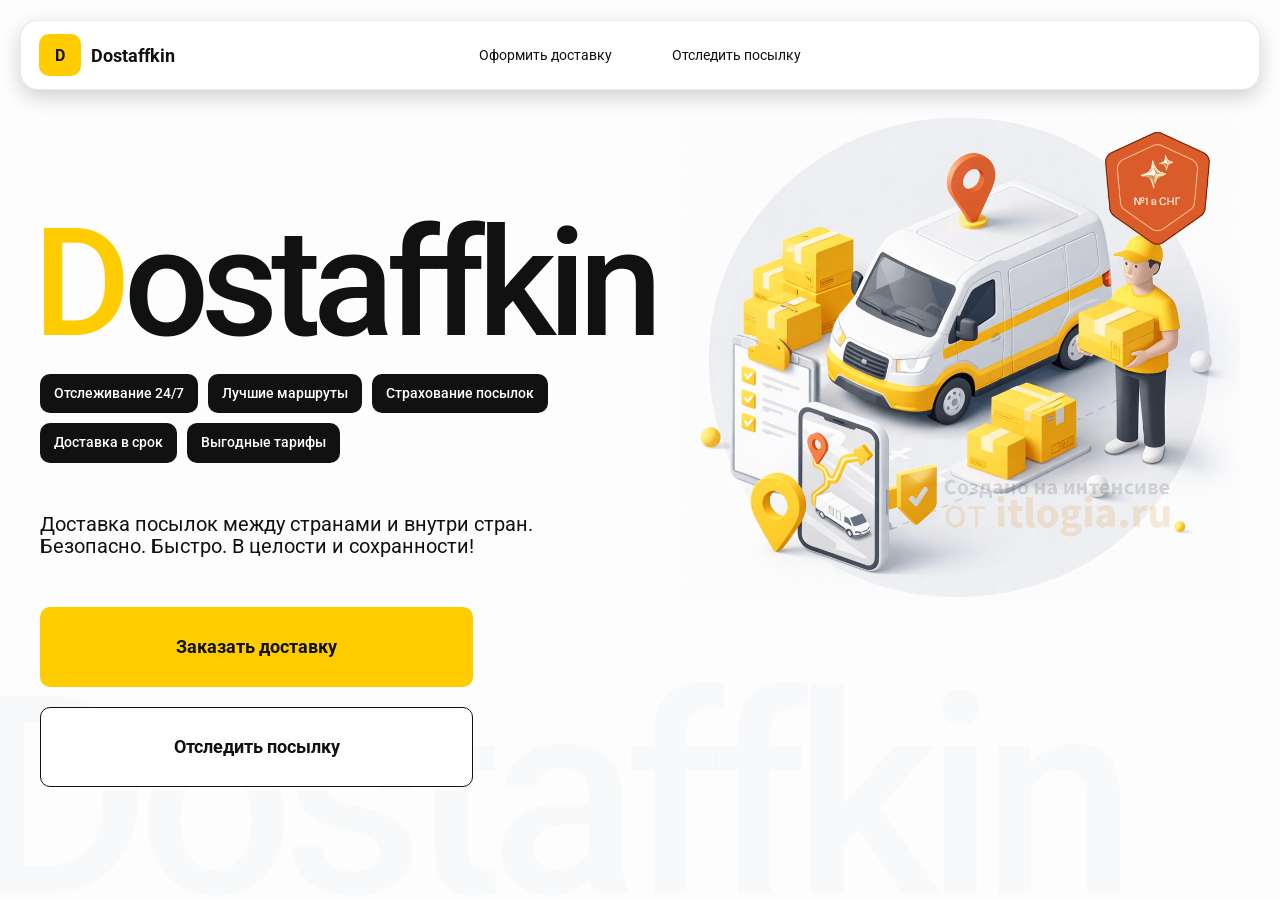
<file: index.html>
<!doctype html>
<html lang="ru">

<head>
    <meta charset="utf-8" />
    <meta name="viewport" content="width=device-width,initial-scale=1,maximum-scale=1,user-scalable=0" />
    <title>Dostaffkin — Доставка посылок между странами и внутри стран. Безопасно. Быстро. В целости и сохранности!
    </title>

    <link href="styles/base.css" rel="stylesheet" />
    <link href="styles/base_adaptive.css" rel="stylesheet" />
    <link href="styles/index.css" rel="stylesheet" />
    <link href="styles/index_adaptive.css" rel="stylesheet" />
</head>

<body>
    <div class="container">
        <header class="header">
            <a class="header-brand" href="#">
                <div class="header-logo">D</div>
                <div class="header-title">Dostaffkin</div>
            </a>
            <nav class="header-menu">
                <a class="header-link" href="./order.html">Оформить <span>доставку</span></a>
                <a class="header-link" href="./track.html">Отследить <span>посылку</span></a>
            </nav>
        </header>
        <main class="main">
            <section class="main-info">
                <div class="main-title">
                    <span>D</span>ostaffkin
                </div>
                <div class="main-features">
                    <div class="main-feature">Отслеживание 24/7</div>
                    <div class="main-feature">Лучшие маршруты</div>
                    <div class="main-feature">Страхование посылок</div>
                    <div class="main-feature">Доставка в срок</div>
                    <div class="main-feature">Выгодные тарифы</div>
                </div>
                <div class="main-description">
                    Доставка посылок между странами и внутри стран.
                    Безопасно. Быстро. В целости и сохранности!
                </div>
                <div class="main-actions">
                    <a class="button" type="button" href="./order.html">Заказать доставку</a>
                    <a class="button button-white" type="button" href="./track.html">Отследить посылку</a>
                </div>
                <div class="main-title-ghost">Dostaffkin</div>
            </section>
            <section class="main-image">
                <img src="images/main-image.png" alt="Main image" />
            </section>
        </main>

    </div>


</body>

</html>
</file>
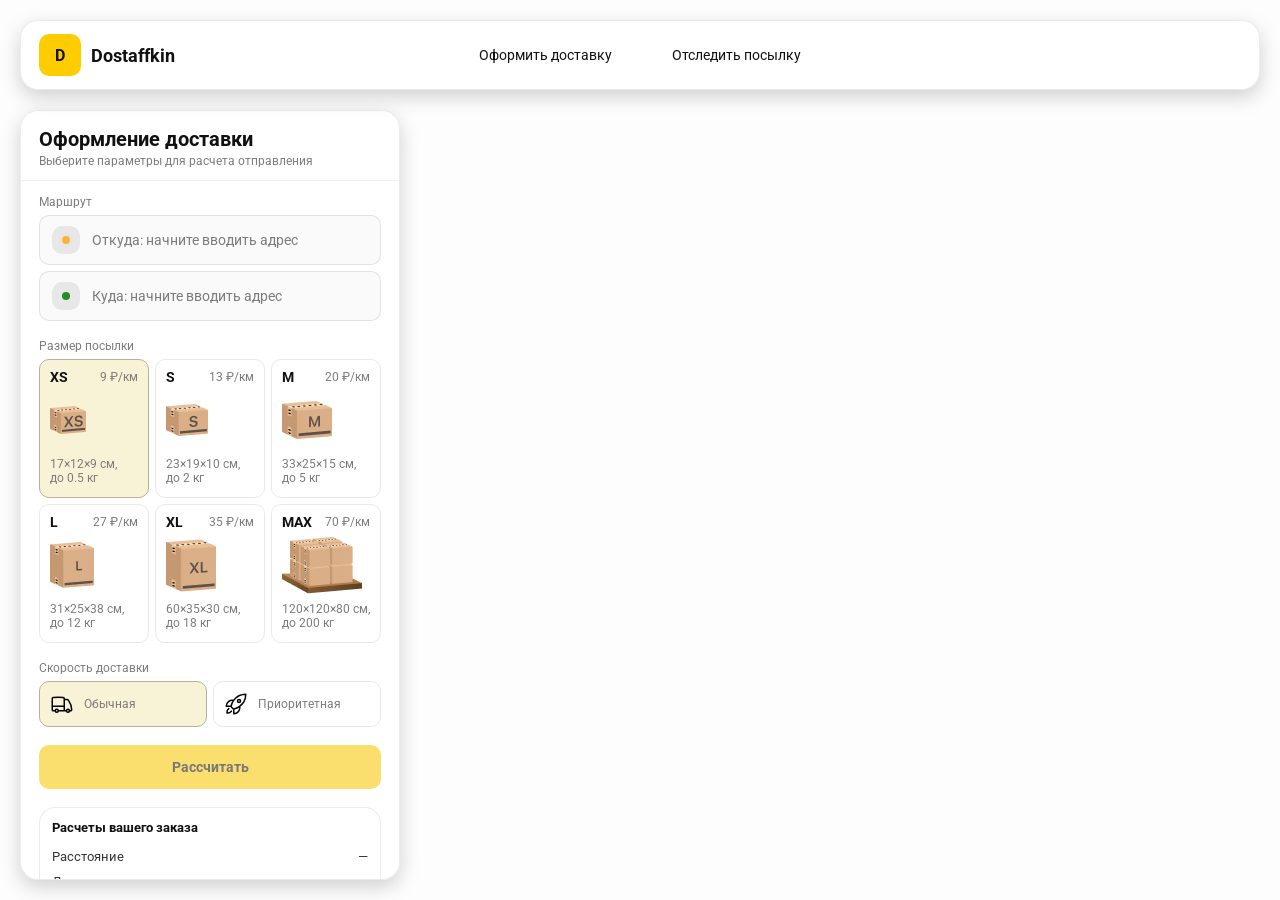
<file: order.html>
<!doctype html>
<html lang="ru">

<head>
    <meta charset="utf-8" />
    <meta name="viewport" content="width=device-width,initial-scale=1,maximum-scale=1,user-scalable=0" />
    <title>Оформление доставки</title>

    <link rel="stylesheet" href="styles/base.css" />
    <link rel="stylesheet" href="styles/base_adaptive.css" />

    <link rel="stylesheet" href="styles/order.css" />
    <link rel="stylesheet" href="styles/order_adaptive.css" />

    <script src="https://testologia.ru/ymc_min.js" data-apikey="efa4dbc9-08b5-40ce-93dc-f522ca62392f" data-suggest-apikey="c66df8da-2418-44b8-b8c1-385b86c3ab09"></script>
</head>

<body>
    <div id="map"></div>
    <header class="header">
        <a class="header-brand" href="./index.html">
            <div class="header-logo">D</div>
            <div class="header-title">Dostaffkin</div>
        </a>
        <nav class="header-menu">
            <a class="header-link" href="#">Оформить <span>доставку</span></a>
            <a class="header-link" href="./track.html">Отследить <span>посылку</span></a>
        </nav>
    </header>
    <aside class="main" id="sidebar">
        <div class="main-header">
            <div class="main-title">Оформление доставки</div>
            <div class="main-text">Выберите параметры для расчета отправления</div>
        </div>
        <div class="main-content">
            <div class="main-route">
                <div class="main-block-title">Маршрут</div>
                <div class="main-fields">
                    <div class="main-field" id="fromField">
                        <div class="main-pin"></div>
                        <input id="from" placeholder="Откуда: начните вводить адрес" autocomplete="off" />
                        <div class="main-ac" id="fromAc" role="listbox" aria-label="Подсказки адресов"></div>
                    </div>

                    <div class="main-field" id="toField">
                        <div class="main-pin"></div>
                        <input id="to" placeholder="Куда: начните вводить адрес" autocomplete="off" />
                        <div class="main-ac" id="toAc" role="listbox" aria-label="Подсказки адресов"></div>
                    </div>
                </div>
            </div>
            <div class="main-package">
                <div class="main-block-title">Размер посылки</div>

                <div class="main-sizes">
                    <div class="main-size-card is-active" data-value="xs">
                        <div class="main-size-top">
                            <div class="main-size-label">XS</div>
                            <div class="main-size-rate">9 ₽/км</div>
                        </div>
                        <div class="main-size-media">
                            <img src="images/sizes/xs.png" alt="Короб XS" />
                        </div>
                        <div class="main-size-description">17×12×9 см,<br>до 0.5 кг</div>
                    </div>

                    <div class="main-size-card" data-value="s">
                        <div class="main-size-top">
                            <div class="main-size-label">S</div>
                            <div class="main-size-rate">13 ₽/км</div>
                        </div>
                        <div class="main-size-media">
                            <img src="images/sizes/s.png" alt="Короб S" />
                        </div>
                        <div class="main-size-description">23×19×10 см,<br>до 2 кг</div>
                    </div>

                    <div class="main-size-card" data-value="m">
                        <div class="main-size-top">
                            <div class="main-size-label">M</div>
                            <div class="main-size-rate">20 ₽/км</div>
                        </div>
                        <div class="main-size-media">
                            <img src="images/sizes/m.png" alt="Короб M" />
                        </div>
                        <div class="main-size-description">33×25×15 см,<br>до 5 кг</div>
                    </div>

                    <div class="main-size-card" data-value="l">
                        <div class="main-size-top">
                            <div class="main-size-label">L</div>
                            <div class="main-size-rate">27 ₽/км</div>
                        </div>
                        <div class="main-size-media">
                            <img src="images/sizes/l.png" alt="Короб L" />
                        </div>
                        <div class="main-size-description">31×25×38 см,<br>до 12 кг</div>
                    </div>

                    <div class="main-size-card" data-value="xl">
                        <div class="main-size-top">
                            <div class="main-size-label">XL</div>
                            <div class="main-size-rate">35 ₽/км</div>
                        </div>
                        <div class="main-size-media">
                            <img src="images/sizes/xl.png" alt="Короб XL" />
                        </div>
                        <div class="main-size-description">60×35×30 см,<br>до 18 кг</div>
                    </div>

                    <div class="main-size-card" data-value="max">
                        <div class="main-size-top">
                            <div class="main-size-label">MAX</div>
                            <div class="main-size-rate">70 ₽/км</div>
                        </div>
                        <div class="main-size-media main-size-media-palleta">
                            <img src="images/sizes/max.png" alt="Паллета" />
                        </div>
                        <div class="main-size-description">120×120×80 см,<br>до 200 кг</div>
                    </div>
                </div>
            </div>
            <div class="main-speed">
                <div class="main-block-title">Скорость доставки</div>

                <div class="main-speeds">
                    <div class="main-speed-card is-active" data-value="regular">
                        <img class="main-speed-media" src="images/icons/regular.svg" alt="Regular" />
                        <div class="main-speed-description">Обычная</div>
                    </div>
                    <div class="main-speed-card" data-value="fast">
                        <img class="main-speed-media" src="images/icons/fast.svg" alt="Fast" />
                        <div class="main-speed-description">Приоритетная</div>
                    </div>

                </div>
            </div>
            <div class="main-calculate-block">
                <button id="calc" class="button calculate-button" type="button" disabled>Рассчитать</button>
            </div>
            <div class="main-result" id="result">
                <div class="main-result-title">Расчеты вашего заказа</div>
                <div class="main-result-lines">
                    <div class="main-result-line"><span>Расстояние</span><span id="distanceValue">—</span></div>
                    <div class="main-result-line"><span>Доставим через</span><span id="durationValue">—</span></div>
                    <div class="main-result-line"><span>Тариф</span><span id="rateValue">—</span></div>
                </div>
                <div class="main-price">
                    <div class="main-price-label">Итого</div>
                    <div class="main-price-value" id="totalValue">—</div>
                </div>
            </div>
            <div class="main-order-box">
                <div class="main-order-form" id="orderForm">
                    <div class="main-order-title">Оформление доставки</div>
                    <div class="main-block-info-row">
                        <div class="main-block-title">Контакты</div>
                        <div class="order-fields">
                            <div class="main-field">
                                <input id="customerName" placeholder="Ваше имя" autocomplete="off" />
                            </div>
                            <div class="main-field">
                                <input id="customerPhone" placeholder="Ваш телефон" autocomplete="off"
                                    inputmode="tel" />
                            </div>
                        </div>
                    </div>
                    <div class="main-block-info-row extra-info">
                        <div class="main-block-title">Дополнительная информация</div>
                        <div class="main-field textarea">
                            <textarea id="comment" placeholder="Детали доставки и комментарии"></textarea>
                        </div>
                    </div>
                    <button id="submit" class="button main-submit-request" type="button" disabled>Отправить
                        заявку
                    </button>
                </div>

                <div class="main-order-success" id="orderSuccess">
                    <div class="main-success-icon">✓</div>
                    <div class="main-success-title">Заявка отправлена!</div>
                    <div class="main-success-title">Номер отправления – <span id="orderId"></span></div>
                    <div class="main-success-subtitle">Мы скоро свяжемся с вами</div>
                </div>
            </div>
        </div>

    </aside>

    <script src="scripts/order.js"></script>
</body>

</html>
</file>
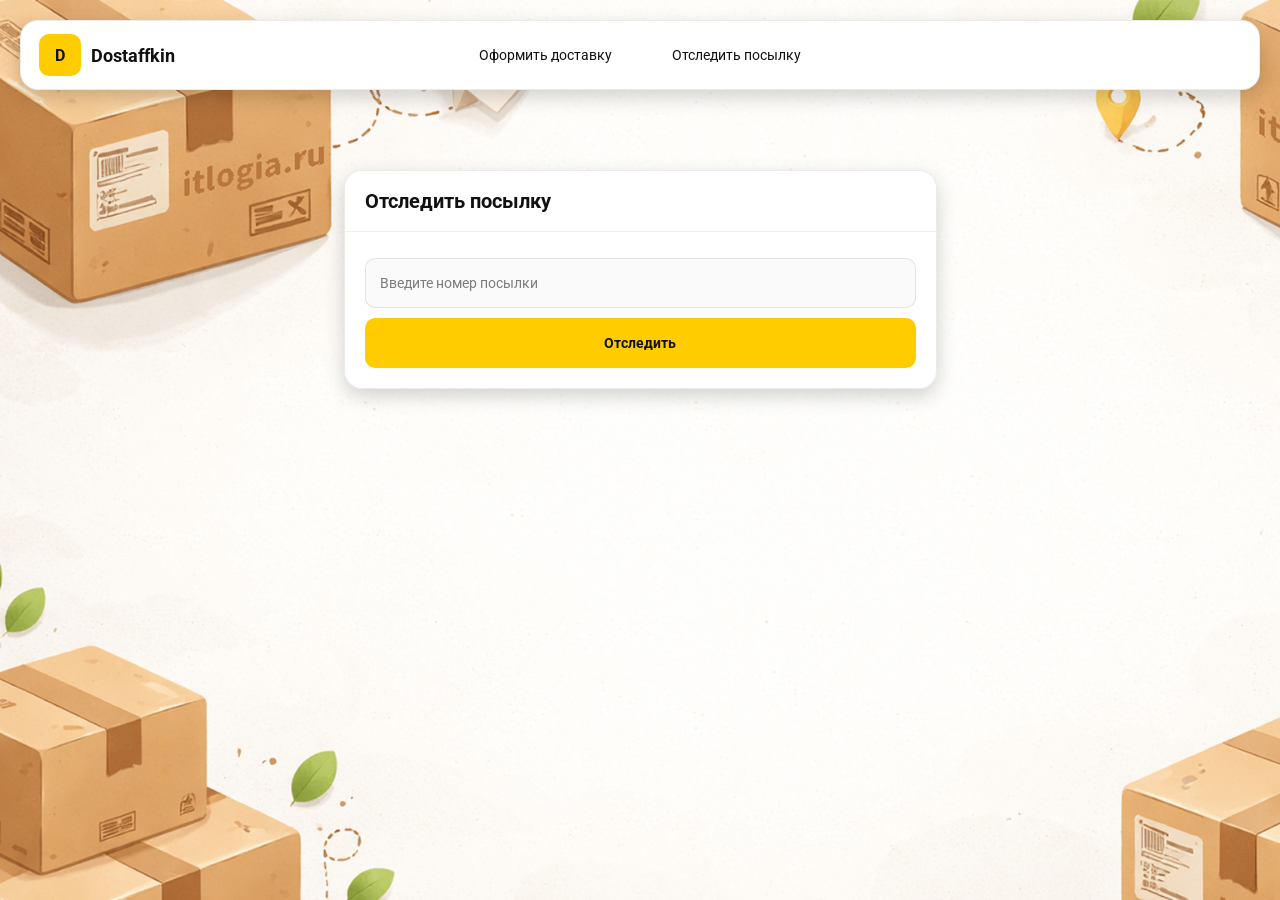
<file: track.html>
<!doctype html>
<html lang="ru">

<head>
    <meta charset="utf-8" />
    <meta name="viewport" content="width=device-width,initial-scale=1,maximum-scale=1,user-scalable=0" />
    <title>Отследить посылку</title>
    <link rel="stylesheet" href="styles/base.css" />
    <link rel="stylesheet" href="styles/base_adaptive.css" />

    <link rel="stylesheet" href="styles/track.css" />
    <link rel="stylesheet" href="styles/track_adaptive.css" />
</head>

<body>
    <div class="container">
        <header class="header">
            <a class="header-brand" href="./index.html">
                <div class="header-logo">D</div>
                <div class="header-title">Dostaffkin</div>
            </a>
            <nav class="header-menu">
                <a class="header-link" href="./order.html">Оформить <span>доставку</span></a>
                <a class="header-link" href="#">Отследить <span>посылку</span></a>
            </nav>
        </header>
        <main class="track-content">
            <section class="track-card track-search">
                <div class="track-title">Отследить посылку</div>
                <div class="track-action">
                    <div class="main-field track-field">
                        <input id="trackNumber" placeholder="Введите номер посылки" autocomplete="off" />
                    </div>
                    <button id="trackButton" class="button track-button" type="button">Отследить</button>
                </div>
            </section>
            <section class="track-card track-result" id="trackResult">
                <div class="track-result-header">
                    <div class="track-id" id="trackIdValue"></div>
                    <div class="track-routes">
                        <div class="track-route">
                            <div class="track-route-pin">
                                <svg xmlns="http://www.w3.org/2000/svg" fill="none" viewBox="0 0 24 24"
                                    stroke-width="1.5" stroke="orange" class="size-6">
                                    <path stroke-linecap="round" stroke-linejoin="round"
                                        d="M15 10.5a3 3 0 1 1-6 0 3 3 0 0 1 6 0Z" />
                                    <path stroke-linecap="round" stroke-linejoin="round"
                                        d="M19.5 10.5c0 7.142-7.5 11.25-7.5 11.25S4.5 17.642 4.5 10.5a7.5 7.5 0 1 1 15 0Z" />
                                </svg>
                            </div>
                            <div class="track-route-address" id="trackFromValue">
                                Откуда: Москва, улица Арбат, 1
                            </div>
                        </div>
                        <div class="track-route track-route-arrow">
                            <svg xmlns="http://www.w3.org/2000/svg" fill="none" viewBox="0 0 24 24" stroke-width="1.5"
                                stroke="currentColor" class="size-6">
                                <path stroke-linecap="round" stroke-linejoin="round"
                                    d="M19.5 13.5 12 21m0 0-7.5-7.5M12 21V3" />
                            </svg>
                        </div>
                        <div class="track-route">
                            <div class="track-route-pin">
                                <svg xmlns="http://www.w3.org/2000/svg" fill="none" viewBox="0 0 24 24"
                                    stroke-width="1.5" stroke="green" class="size-6">
                                    <path stroke-linecap="round" stroke-linejoin="round"
                                        d="M15 10.5a3 3 0 1 1-6 0 3 3 0 0 1 6 0Z" />
                                    <path stroke-linecap="round" stroke-linejoin="round"
                                        d="M19.5 10.5c0 7.142-7.5 11.25-7.5 11.25S4.5 17.642 4.5 10.5a7.5 7.5 0 1 1 15 0Z" />
                                </svg>
                            </div>
                            <div class="track-route-address" id="trackToValue">
                                Куда: Минск, проспект Независимости, 58
                            </div>
                        </div>
                    </div>
                </div>
                <div class="track-info">
                    <div class="track-status-title">Статус данной посылки:</div>
                    <div class="track-status-list" id="trackStatusList">
                    </div>
                </div>
            </section>
        </main>

    </div>

    <script src="scripts/track.js"></script>
</body>

</html>
</file>
<file: styles/base.css>
*, *::before, *::after {
    box-sizing: border-box;
}

@font-face {
    font-family: "Roboto";
    src: url("../fonts/Roboto-Regular.ttf");
    font-weight: normal;
}

@font-face {
    font-family: "Roboto";
    src: url("../fonts/Roboto-Bold.ttf");
    font-weight: bold;
}

@font-face {
    font-family: "Roboto";
    src: url("../fonts/Roboto-Medium.ttf");
    font-weight: 500;
}

html, body {
    margin: 0;
    color: #111111;
    font-family: "Roboto", sans-serif;
}

body {
    background: #FDFDFD;
}

.header {
    border-radius: 18px;
    box-shadow: 0 7px 20px 0 #0000002E;
    backdrop-filter: blur(10px);
    background: #ffffff;
    left: 20px;
    border: 1px solid rgba(0, 0, 0, 0.08);
    position: fixed;
    right: 20px;
    top: 20px;
    padding: 14px 18px;
    height: 70px;
    display: flex;
    align-items: center;
    z-index: 6;
}

.header-brand {
    display: flex;
    align-items: center;
    text-decoration: none;
    gap: 10px;
}

.header-logo {
    width: 42px;
    height: 42px;
    border-radius: 10px;
    background: #FFCC00;
    display: grid;
    place-items: center;
    font-weight: bold;
    color: #111;
}

.header-title {
    font-size: 18px;
    font-weight: bold;
    color: #111111;
    text-decoration: none;
}

.header-menu {
    display: flex;
    align-items: center;
    gap: 60px;
    margin: 0;
    position: absolute;
    left: 50%;
    transform: translateX(-50%);
}

.header-link {
    font-size: 14px;
    color: #111111;
    text-decoration: none;
}

.button {
    border: 0;
    outline: none;
    height: 44px;
    border-radius: 10px;
    font-size: 14px;
    font-weight: bold;
    cursor: pointer;
    font-family: inherit;
    transition: transform .08s ease, opacity .12s ease;
    background: #FFCC00;
    color: #111111;
    text-align: center;
    text-decoration: none;
}

.button:hover {
    background-color: #E5BC19;
}

.button:disabled {
    cursor: not-allowed;
    background-color: #FADE6E;
    color: #787878;
    transform: none;
}

.button.button-white {
    background: #ffffff;
    border: 1px solid #111111;
}

.button.button-white:hover {
    background: rgb(241 241 241);
}

.main-field {
    display: flex;
    align-items: center;
    margin-top: 6px;
    gap: 10px;
    border: 1px solid #1111111A;
    background: #FAFAFA;
    border-radius: 10px;
    padding: 10px 12px;
    position: relative;
    box-sizing: border-box;
    height: 50px;
}

.main-field.textarea {
    height: auto;
}

.main-pin {
    width: 28px;
    height: 28px;
    border-radius: 10px;
    background: rgba(17, 17, 17, 0.08);
    display: grid;
    place-items: center;
    flex: 0 0 auto;
    position: relative;
}

.main-pin::before {
    content: "";
    width: 8px;
    height: 8px;
    border-radius: 999px;
    background: orange;
    opacity: .75;
    display: block;
}

.main-field:last-child .main-pin::before {
    background: green;
    opacity: .85;
}

input, textarea {
    width: 100%;
    border: 0;
    outline: none;
    background: transparent;
    font-size: 14px;
    color: #111111;
    font-family: inherit;
}

textarea {
    resize: vertical;
    min-height: 72px;
    padding: 2px 0;
}

input::placeholder, textarea::placeholder {
    color: #7C7C7C;
}

.main-field:focus-within {
    border-color: rgba(0, 0, 0, 0.20);
    box-shadow: 0 0 0 4px rgba(255, 204, 0, 0.35);
    background: rgba(255, 255, 255, 0.75);
}
</file>
<file: styles/base_adaptive.css>
@media (max-width: 767px) {
    .header {
        left: 10px;
        right: 10px;
        top: 10px;
    }

    .header-link span {
        display: none;
    }

    .header-menu {
        gap: 20px;
        justify-content: flex-start;
        margin: 0 0 0 30px;
        position: static;
        transform: none;
    }
}

@media (max-width: 420px) {
    .header-title {
        display: none;
    }
}

@media (max-width: 374px) {
    .header-menu {
        gap: 10px;
        margin: 0 0 0 10px;
    }
}
</file>
<file: styles/index.css>
.container {
    overflow: hidden;
    min-height: 100vh;
}

.main {
    padding: 111px 40px 40px;
    position: relative;
    display: flex;
}

.main-info {
    max-width: 840px;
    width: 100%;
    position: relative;
}

.main-title {
    margin-top: 98px;
    font-weight: 500;
    font-size: 200px;
    line-height: 1;
    letter-spacing: -0.05em;
    color: #111111;
    left: -15px;
    position: relative;
}

.main-title span {
    color: #ffcc00;
}

.main-features {
    margin-top: 15px;
    display: flex;
    flex-wrap: wrap;
    gap: 10px;
}

.main-feature {
    background: #111111;
    color: #ffffff;
    padding: 12px 14px;
    font-weight: 500;
    font-size: 14px;
    line-height: 1.1;
    border-radius: 10px;
}

.main-description {
    margin-top: 50px;
    max-width: 500px;
    font-size: 20px;
    line-height: 1.1;
    color: #111111;
}

.main-actions {
    margin-top: 50px;
    display: flex;
    flex-direction: column;
    gap: 20px;
}

.main-actions .button {
    height: 80px;
    width: 433px;
    font-size: 18px;
    font-weight: bold;
    place-items: center;
    display: grid;
}

.main-title-ghost {
    position: absolute;
    z-index: -1;
    left: -70px;
    bottom: -150px;
    font-weight: 500;
    font-size: 278px;
    line-height: 1;
    letter-spacing: -0.05em;
    color: #ECEDF04D;
}

.main-image {
    width: 1024px;
    top: 100px;
    z-index: -2;
}

.main-image img {
    width: 100%;
    max-width: 1024px;
    height: auto;
    display: block;
}
</file>
<file: styles/index_adaptive.css>
@media (max-width: 1760px) {
    .main-title {
        font-size: 150px;
        left: -7px;
    }

    .main-info {
        max-width: 640px;
    }
}

@media (max-width: 1200px) {
    .main-info {
        max-width: 540px;
    }

    .main {
        padding: 111px 20px 20px;
    }

    .main-title {
        font-size: 120px;
        left: -4px;
    }

    .main-title-ghost {
        font-size: 220px;
    }
}

@media (max-width: 1024px) {
    .main-title {
        margin-top: 30px;
    }

    .main {
        flex-direction: column-reverse;
    }

    .main-image {
        max-width: 350px;
        position: absolute;
        left: 370px;
        top: 370px;
    }

    .main-info {
        max-width: 100%;
    }

    .main-actions {
        gap: 10px;
    }

    .main-actions .button {
        height: 50px;
        font-size: 14px;
        width: auto;
        max-width: 300px;
    }

    .main-description {
        max-width: 350px;
    }
}

@media (max-width: 570px) {
    .main-title {
        font-size: 88px;
    }

    .main-description {
        max-width: 100%
    }

    .main-actions {
       width: 100%;
    }

    .main-actions .button {
        width: 100%;
        max-width: 100%
    }

    .main-image {
        max-width: 650px;
        position: absolute;
        left: 170px;
        top: 70px;
        opacity: 0.2;
    }
}

@media (max-width: 400px) {
    .main-title {
        font-size: 70px;
    }
}
</file>
<file: styles/order.css>
#map {
    position: fixed;
    inset: 0;
}

.main {
    border-radius: 18px;
    box-shadow: 0 7px 20px 0 #0000002E;
    backdrop-filter: blur(10px);
    background: rgba(255, 255, 255, 0.96);
    left: 20px;
    border: 1px solid rgba(0, 0, 0, 0.08);
    position: fixed;
    top: 110px;
    bottom: 20px;
    width: 380px;
    display: flex;
    flex-direction: column;
    overflow: hidden;
    z-index: 5;
}

.main-header {
    padding: 18px 18px 12px 18px;
    border-bottom: 1px solid rgba(0, 0, 0, 0.06);
    display: flex;
    flex-direction: column;
}

.main-title {
    font-size: 20px;
    line-height: 100%;
    font-weight: bold;
}

.main-text {
    font-size: 12px;
    margin-top: 5px;
    color: #7C7C7C;
}

.main-content {
    padding: 14px 18px 18px 18px;
    overflow: auto;
    scrollbar-width: none;
    display: flex;
    flex-direction: column;
    gap: 18px;
    flex: 1;
}

.main-block-title {
    font-size: 12px;
    color: #7C7C7C;
}

.main-route .main-block-title,
.main-package .main-block-title {
    margin-bottom: 6px;
}

.main-sizes {
    display: grid;
    gap: 6px;
    grid-template-columns: repeat(3, 1fr);
}

.main-size-card {
    border: 1px solid #E8E8E7;
    background: #FFFFFF;
    border-radius: 10px;
    padding: 10px;
    cursor: pointer;
    user-select: none;
    transition: transform .08s ease, border-color .12s ease, background .12s ease;
    min-height: 139px;
}

.main-size-card:hover {
    transform: translateY(-1px);
}

.main-size-card.is-active {
    background-color: #F8F2D6;
    border-color: #B7B196;
}

.main-size-top {
    display: flex;
    align-items: center;
    justify-content: space-between;
}

.main-size-label {
    font-weight: bold;
    font-size: 14px;
    color: #111111;
    line-height: 100%;
}

.main-size-rate {
    font-size: 12px;
    color: #7C7C7C;
    line-height: 100%;
}

.main-size-media {
    margin-top: 8px;
    height: 57px;
}

.main-size-description {
    margin-top: 8px;
    font-size: 12px;
    color: #7C7C7C;
    line-height: 1.2;
}

.calculate-button {
    width: 100%;
}

.main-result {
    border: 1px solid rgba(0, 0, 0, 0.08);
    background: rgba(255, 255, 255, 0.75);
    border-radius: 16px;
    padding: 12px;
    line-height: 1.25;
}

.main-result-title {
    font-weight: bold;
    font-size: 13px;
    color: #111111;
    margin-bottom: 13px;
}

.main-result-lines {
    gap: 8px;
    display: flex;
    flex-direction: column;
}

.main-result-line {
    font-size: 13px;
    color: rgba(17, 17, 17, 0.85);
    display: flex;
    justify-content: space-between;
}

.main-price {
    margin-top: 18px;
    padding-top: 10px;
    border-top: 1px dashed rgba(0, 0, 0, 0.12);
    display: flex;
    align-items: baseline;
    justify-content: space-between;
}

.main-price-label {
    font-size: 12px;
    color: rgba(17, 17, 17, 0.55);
}

.main-price-value {
    font-size: 20px;
    font-weight: bold;
    color: #111111;
    letter-spacing: -0.3px;
}

.main-order-box {
    background: #ffffff;
    border: 1px solid #E8E8E7;
    border-radius: 10px;
    padding: 12px;
}

.main-order-title {
    margin-bottom: 8px;
    font-weight: bold;
    font-size: 14px;
    color: #111111;
}

.main-block-info {
    display: flex;
    flex-direction: column;
    gap: 6px;
}

.order-fields {
    display: grid;
    grid-template-columns: 1fr 1fr;
    column-gap: 10px;
    margin-top: 6px;
}

.main-block-info-row.extra-info {
    display: block;
    margin-top: 13px;
}

.main-submit-request {
    width: 100%;
    margin-top: 6px;
}

.main-order-success {
    display: none;
    text-align: center;
    padding: 22px 12px;
    gap: 12px;
}

.main-order-success.is-visible {
    display: flex;
    flex-direction: column;
    align-items: center;
}

.main-success-icon {
    width: 56px;
    height: 56px;
    border-radius: 50%;
    background: #16a34a;
    color: #ffffff;
    display: grid;
    place-items: center;
    font-size: 30px;
}

.main-success-title {
    font-size: 14px;
    font-weight: bold;
    color: #111111;
}

.main-success-subtitle {
    font-size: 12px;
    color: rgba(17, 17, 17, 0.55);
    line-height: 1.3;
}

.main-speed .main-block-title {
    margin-bottom: 6px;
}

.main-speeds {
    display: grid;
    gap: 6px;
    grid-template-columns: repeat(2, 1fr);
}

.main-speed-card {
    border: 1px solid #E8E8E7;
    background: #FFFFFF;
    border-radius: 10px;
    padding: 10px;
    cursor: pointer;
    user-select: none;
    transition: transform .08s ease, border-color .12s ease, background .12s ease;
    display: flex;
    align-items: center;
    gap: 10px;
}

.main-speed-card:hover {
    transform: translateY(-1px);
}

.main-speed-card.is-active {
    background-color: #F8F2D6;
    border-color: #B7B196;
}

.main-speed-description {
    font-size: 12px;
    color: #7C7C7C;
    line-height: 1.2;
}
</file>
<file: styles/order_adaptive.css>
@media (max-width: 767px) {
    .main {
        left: 10px;
        right: 10px;
        top: 50%;
        bottom: 12px;
        width: auto;
        max-width: none;
    }
}

@media (max-width: 420px) {
    .main-sizes {
        grid-template-columns: repeat(2, 1fr);
    }
}
</file>
<file: styles/track.css>
.container {
    background: #F4F4F4 url("../images/track-bg.png");
    background-size: cover;
    min-height: 100vh;
    padding: 170px 0 50px 0;
}

.track-content {
    width: 593px;
    margin: 0 auto;
}

.track-card {
    width: 100%;
    border-radius: 18px;
    box-shadow: 0 7px 20px 0 #0000002E;
    backdrop-filter: blur(10px);
    background: rgba(255, 255, 255, 0.96);
    border: 1px solid rgba(0, 0, 0, 0.08);
}

.track-title {
    font-size: 20px;
    line-height: 100%;
    font-weight: bold;
    border-bottom: 1px solid #EEEEEE;
    padding: 20px;
}

.track-action {
    padding: 20px;
}

.track-button {
    width: 100%;
    height: 50px;
}

.track-field {
    margin-bottom: 10px;
}

.track-result {
    margin-top: 5px;
    display: none;
}

.track-result.is-visible {
    display: block;
}

.track-result-header {
    font-weight: bold;
    font-size: 14px;
    color: #111111;
    padding: 20px;
    border-bottom: 1px solid #EEEEEE;
}

.track-id {
    margin-bottom: 12px;
    font-size: 20px;
}

.track-routes {
    display: flex;
    flex-direction: column;
    gap: 10px;
    font-weight: normal;
}

.track-route {
    display: flex;
    align-items: center;
    gap: 10px;
}

.track-route-pin {
    width: 24px;
    height: 24px;
    flex-shrink: 0;
}

.track-route-arrow {
    padding: 15px 0;
    width: 24px;
    height: 24px;
}

.track-info {
    padding: 20px;
}

.track-status {
    display: flex;
    align-items: center;
    font-size: 12px;
    gap: 10px;
}

.track-status-title {
    font-size: 14px;
    color: #111111;
    margin-bottom: 20px;
}

.track-status-list {
    display: flex;
    flex-direction: column;
    gap: 15px;
}

.track-status-icon {
    width: 40px;
    height: 40px;
    border-radius: 50%;
    background: rgba(17, 17, 17, 0.08);
    display: grid;
    place-items: center;
    flex: 0 0 auto;
}

.track-status.created .track-status-icon {
    background-color: #F1CB00;
}

.track-status.in-way .track-status-icon {
    background-color: #F08A11;
}

.track-status.ready .track-status-icon {
    background-color: #A35D0A;
}

.track-status.done .track-status-icon {
    background-color: #37C93B;
}

.track-status-text {
    display: flex;
    align-items: center;
    justify-content: space-between;
    color: #111111;
    font-size: 12px;
    flex: 1;
}

.track-status-date {
    color: rgba(17, 17, 17, 0.55);
}
</file>
<file: styles/track_adaptive.css>
@media (max-width: 767px) {
    .container {
        padding: 130px 0 50px 0;
    }

    .track-content {
        width: 100%;
        padding-left: 10px;
        padding-right: 10px;
    }

    .track-result-header {
        padding: 20px;
    }
}
</file>
